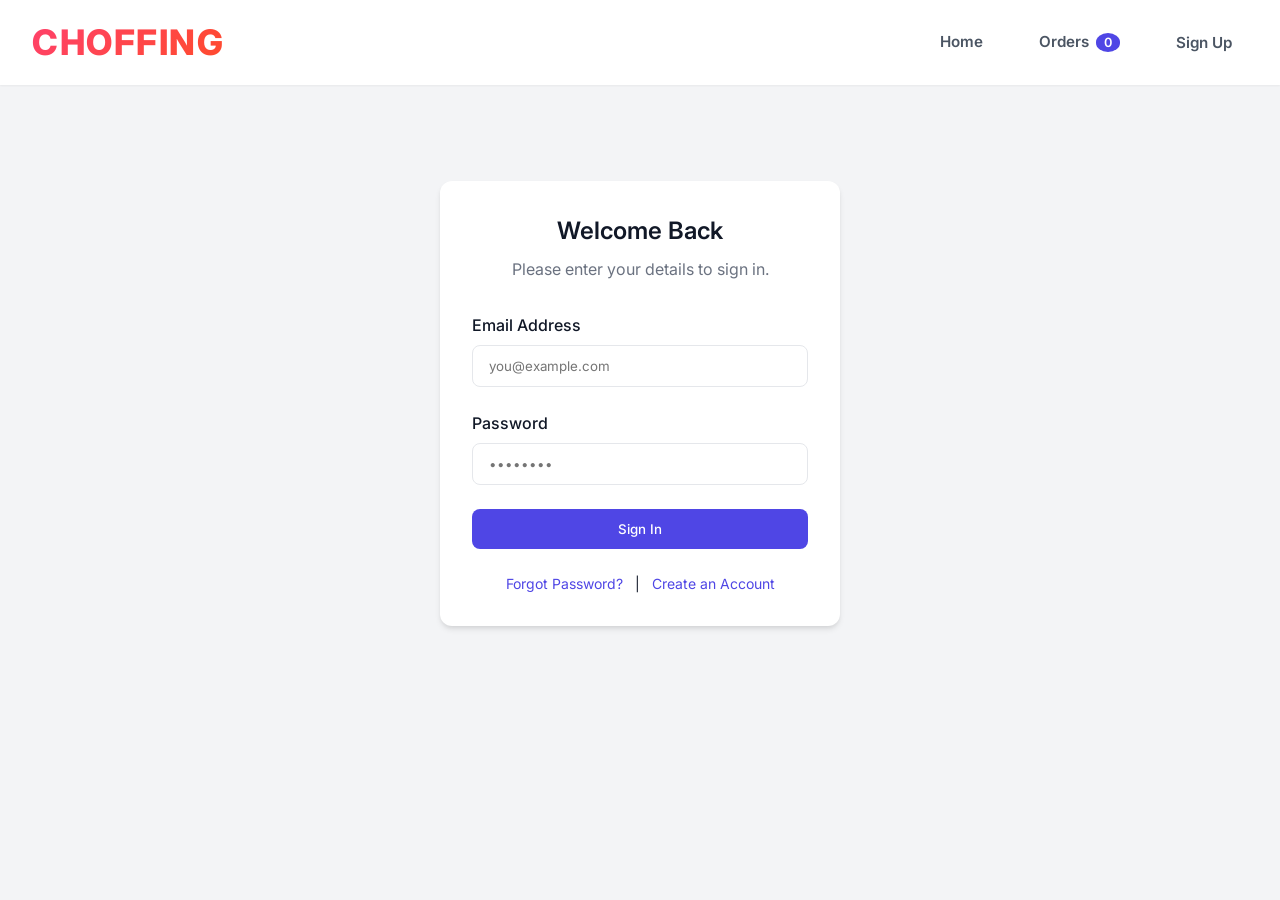
<file: cart.html>
<!DOCTYPE html>
<html lang="en">

<head>
    <meta charset="UTF-8">
    <meta name="viewport" content="width=device-width, initial-scale=1.0">
    <title>Choffing - Orders</title>
    <link rel="stylesheet" href="css/style.css">
</head>

<body>

    <nav class="navbar">
        <a href="index.html" class="brand">Choffing</a>
        <div class="nav-links">
            <a href="index.html">Home</a>
            <a href="cart.html">Orders <span class="cart-count">0</span></a>
            <div id="nav-auth-links" style="display:inline;">
                <!-- Dinamic auth -->
            </div>
        </div>
    </nav>

    <div class="container main-content">
        <div class="cart-container" style="margin-bottom: 3rem;">
            <div id="cartItems">
                <!-- Cart items injected here via cart.js -->
            </div>
            <div class="cart-summary" id="cartSummaryBlock">
                <h3 style="margin-bottom: 1rem; text-align: left;">Total: <span id="cartTotal">0.00 DA</span></h3>

                <form id="orderForm" style="text-align: left; margin-top: 1.5rem;">
                    <h4 style="margin-bottom: 1rem;">Delivery Details</h4>
                    <div class="form-group">
                        <label for="orderName">Full Name</label>
                        <input type="text" id="orderName" required placeholder="John Doe">
                    </div>
                    <div class="form-group">
                        <label for="orderPhone">Phone Number</label>
                        <input type="tel" id="orderPhone" required pattern="^(0|\+213)[5-7][0-9]{8}$"
                            title="Please enter a valid Algerian phone number starting with 05, 06, 07 or +213"
                            placeholder="0550123456">
                    </div>
                    <div class="form-group">
                        <label for="orderLocation">Delivery Location / Address</label>
                        <textarea id="orderLocation" required placeholder="Algiers, Center" rows="3"
                            style="width: 100%; padding: 0.8rem; border: 1px solid var(--border-color); border-radius: var(--radius); background: rgba(255, 255, 255, 0.05); color: var(--text-color); font-family: inherit; font-size: 1rem; resize: vertical; margin-top: 0.5rem;"></textarea>
                    </div>
                    <button type="submit" id="checkoutBtn" class="btn btn-primary" disabled
                        style="width: 100%; margin-top: 1rem;">Confirm Order</button>
                </form>
            </div>
        </div>

        <h1 style="margin-bottom: 1rem;">My Orders</h1>
        <div
            style="margin-top: 1rem; padding: 1.5rem; background: transparent; border: 1px solid var(--border-color); border-radius: var(--radius-lg);">
            <div style="overflow-x: auto;">
                <table style="width: 100%; border-collapse: collapse; text-align: left;">
                    <thead>
                        <tr style="border-bottom: 2px solid var(--border-color);">
                            <th style="padding: 1rem; color: var(--text-muted); font-weight: 600;">Order ID</th>
                            <th style="padding: 1rem; color: var(--text-muted); font-weight: 600;">Date</th>
                            <th style="padding: 1rem; color: var(--text-muted); font-weight: 600;">Items</th>
                            <th style="padding: 1rem; color: var(--text-muted); font-weight: 600;">Total</th>
                            <th style="padding: 1rem; color: var(--text-muted); font-weight: 600;">Status</th>
                        </tr>
                    </thead>
                    <tbody id="userOrdersTable">
                        <!-- User orders injected via cart.js -->
                    </tbody>
                </table>
            </div>
        </div>
    </div>

    <!-- Scripts -->
    <script src="js/auth.js"></script>
    <script src="js/store.js"></script>
    <script src="js/cart.js"></script>
</body>

</html>
</file>
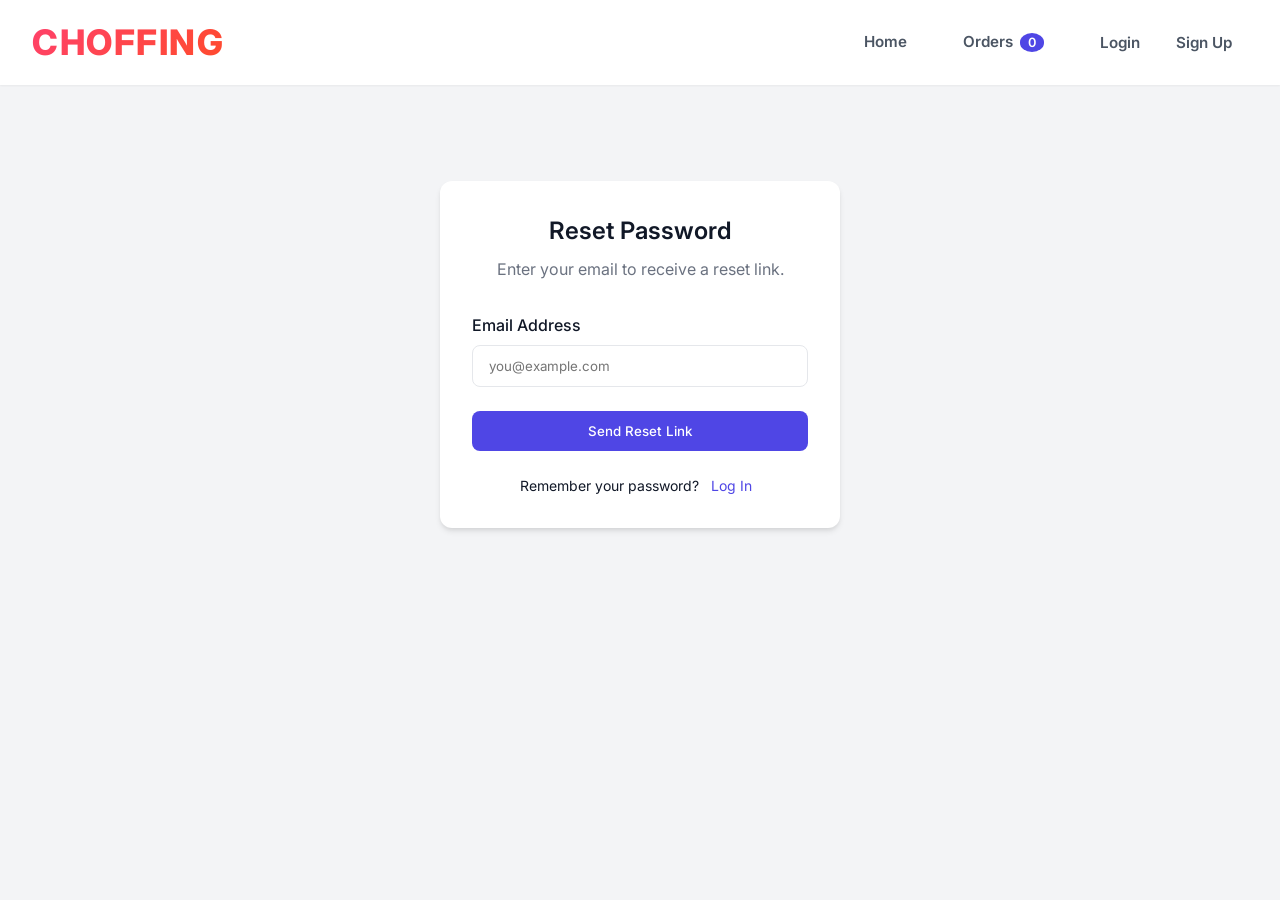
<file: forgot-password.html>
<!DOCTYPE html>
<html lang="en">

<head>
    <meta charset="UTF-8">
    <meta name="viewport" content="width=device-width, initial-scale=1.0">
    <title>Choffing - Forgot Password</title>
    <link rel="stylesheet" href="css/style.css">
</head>

<body>

    <nav class="navbar">
        <a href="index.html" class="brand">Choffing</a>
        <div class="nav-links">
            <a href="index.html">Home</a>
            <a href="cart.html">Orders <span class="cart-count">0</span></a>
            <div id="nav-auth-links" style="display:inline;">
                <a href="login.html">Login</a>
                <a href="signup.html">Sign Up</a>
            </div>
        </div>
    </nav>

    <div class="container main-content">
        <div class="auth-container card">
            <div class="auth-header">
                <h2>Reset Password</h2>
                <p>Enter your email to receive a reset link.</p>
            </div>

            <form id="forgotForm">
                <div class="form-group">
                    <label for="email">Email Address</label>
                    <input type="email" id="email" required placeholder="you@example.com">
                </div>

                <p id="errorText" class="error-text"></p>

                <button type="submit" class="btn btn-primary btn-block" style="margin-top: 1rem;">Send Reset
                    Link</button>
            </form>

            <div class="auth-links">
                Remember your password? <a href="login.html">Log In</a>
            </div>
        </div>
    </div>

    <!-- Scripts -->
    <script src="js/auth.js"></script>
    <script src="js/store.js"></script>
</body>

</html>
</file>
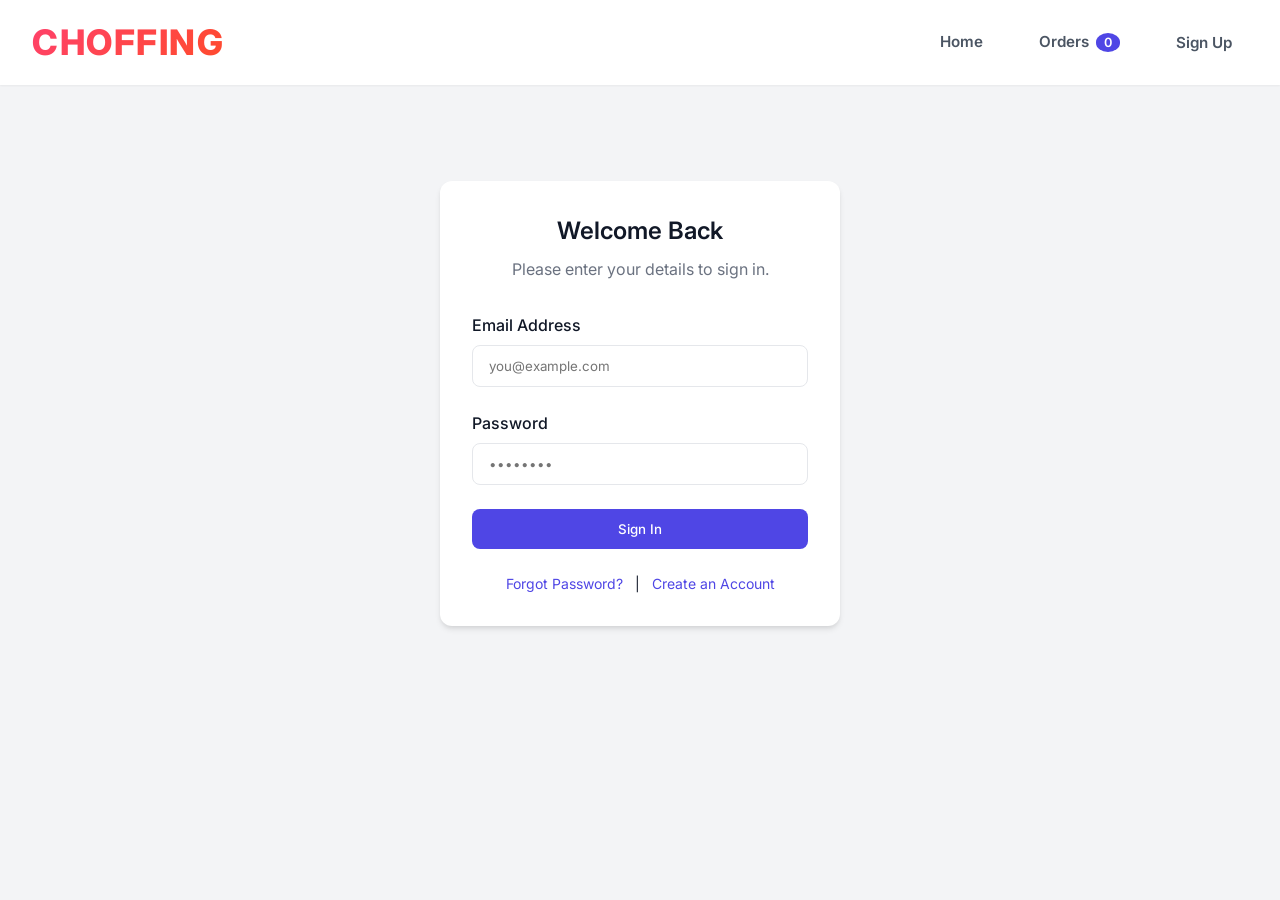
<file: login.html>
<!DOCTYPE html>
<html lang="en">

<head>
    <meta charset="UTF-8">
    <meta name="viewport" content="width=device-width, initial-scale=1.0">
    <title>Choffing - Login</title>
    <link rel="stylesheet" href="css/style.css">
</head>

<body>

    <nav class="navbar">
        <a href="index.html" class="brand">Choffing</a>
        <div class="nav-links">
            <a href="index.html">Home</a>
            <a href="cart.html">Orders <span class="cart-count">0</span></a>
            <div id="nav-auth-links" style="display:inline;">
                <a href="signup.html">Sign Up</a>
            </div>
        </div>
    </nav>

    <div class="container main-content">
        <div class="auth-container card">
            <div class="auth-header">
                <h2>Welcome Back</h2>
                <p>Please enter your details to sign in.</p>
            </div>

            <form id="loginForm">
                <div class="form-group">
                    <label for="email">Email Address</label>
                    <input type="email" id="email" required placeholder="you@example.com">
                </div>

                <div class="form-group">
                    <label for="password">Password</label>
                    <input type="password" id="password" required placeholder="••••••••">
                </div>

                <p id="errorText" class="error-text"></p>

                <button type="submit" class="btn btn-primary btn-block" style="margin-top: 1rem;">Sign In</button>
            </form>

            <div class="auth-links">
                <a href="forgot-password.html">Forgot Password?</a>
                <span>|</span>
                <a href="signup.html">Create an Account</a>
            </div>
        </div>
    </div>

    <!-- Scripts -->
    <script src="js/auth.js"></script>
    <script src="js/store.js"></script>
</body>

</html>
</file>
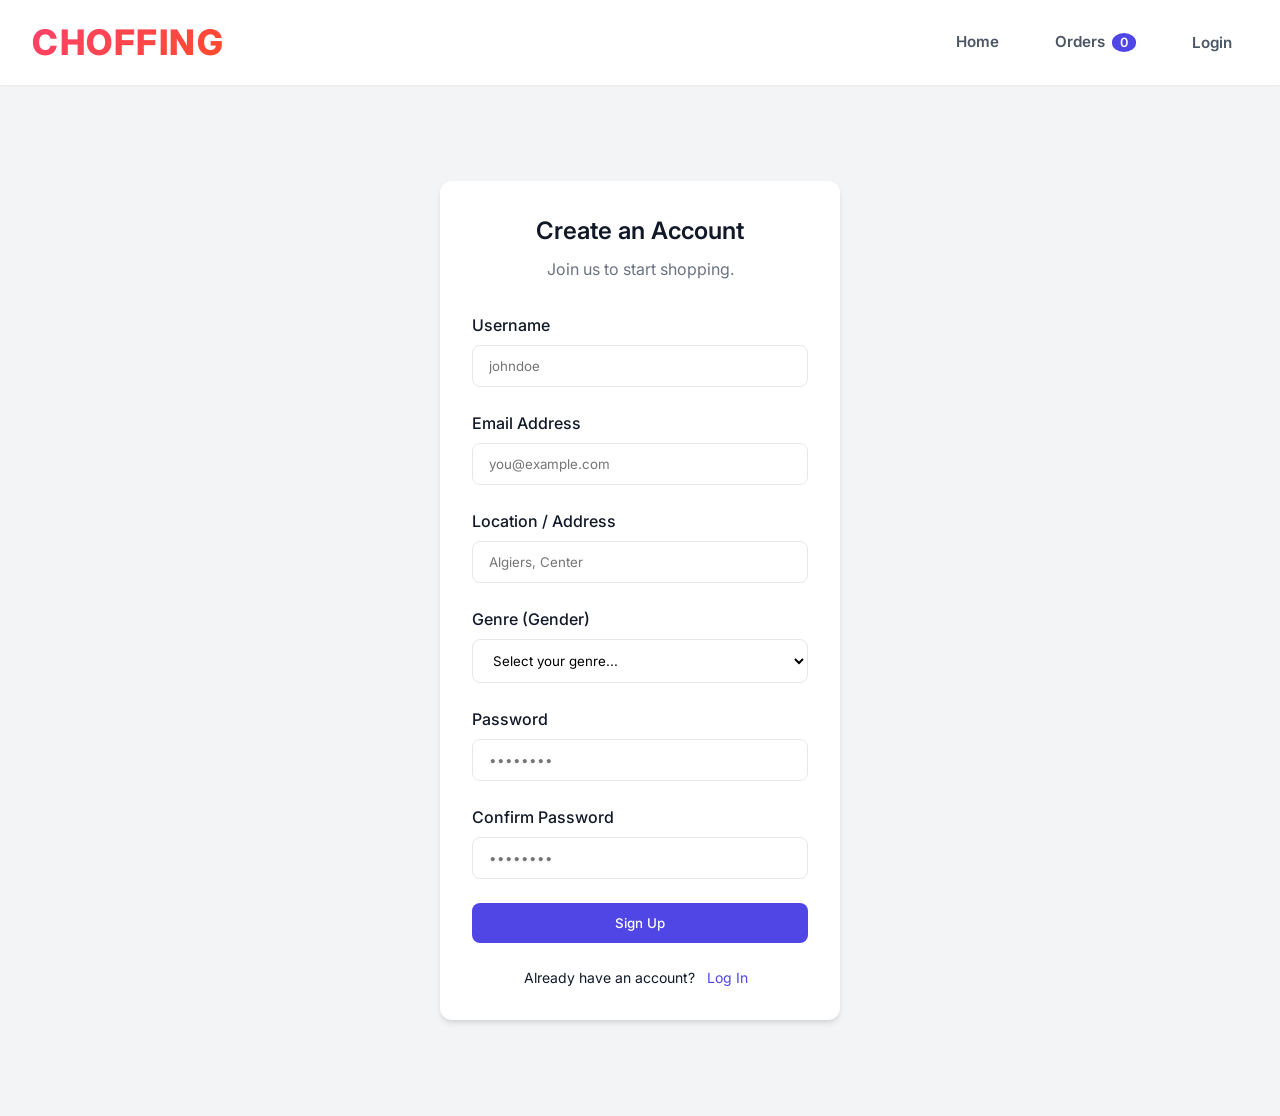
<file: signup.html>
<!DOCTYPE html>
<html lang="en">

<head>
    <meta charset="UTF-8">
    <meta name="viewport" content="width=device-width, initial-scale=1.0">
    <title>Choffing - Sign Up</title>
    <link rel="stylesheet" href="css/style.css">
</head>

<body>

    <nav class="navbar">
        <a href="index.html" class="brand">Choffing</a>
        <div class="nav-links">
            <a href="index.html">Home</a>
            <a href="cart.html">Orders <span class="cart-count">0</span></a>
            <div id="nav-auth-links" style="display:inline;">
                <a href="login.html">Login</a>
            </div>
        </div>
    </nav>

    <div class="container main-content">
        <div class="auth-container card">
            <div class="auth-header">
                <h2>Create an Account</h2>
                <p>Join us to start shopping.</p>
            </div>

            <form id="signupForm">
                <div class="form-group">
                    <label for="username">Username</label>
                    <input type="text" id="username" required placeholder="johndoe">
                </div>

                <div class="form-group">
                    <label for="email">Email Address</label>
                    <input type="email" id="email" required placeholder="you@example.com">
                </div>

                <div class="form-group">
                    <label for="location">Location / Address</label>
                    <input type="text" id="location" required placeholder="Algiers, Center">
                </div>

                <div class="form-group">
                    <label for="genre">Genre (Gender)</label>
                    <select id="genre" required>
                        <option value="" disabled selected>Select your genre...</option>
                        <option value="Male">Male</option>
                        <option value="Female">Female</option>
                        <option value="Other">Other</option>
                    </select>
                </div>

                <div class="form-group">
                    <label for="password">Password</label>
                    <input type="password" id="password" required placeholder="••••••••">
                </div>

                <div class="form-group">
                    <label for="confirmPassword">Confirm Password</label>
                    <input type="password" id="confirmPassword" required placeholder="••••••••">
                </div>

                <p id="errorText" class="error-text"></p>

                <button type="submit" class="btn btn-primary btn-block" style="margin-top: 1rem;">Sign Up</button>
            </form>

            <div class="auth-links">
                Already have an account? <a href="login.html">Log In</a>
            </div>
        </div>
    </div>

    <!-- Scripts -->
    <script src="js/auth.js"></script>
    <script src="js/store.js"></script>
</body>

</html>
</file>
<file: css/style.css>
@import url('https://fonts.googleapis.com/css2?family=Inter:wght@300;400;500;600;700&display=swap');

:root {
  --primary: #4F46E5;
  --primary-hover: #4338CA;
  --secondary: #10B981;
  --background: #F3F4F6;
  --card-bg: #FFFFFF;
  --text-main: #111827;
  --text-muted: #6B7280;
  --border-color: #E5E7EB;
  --error: #EF4444;
  --radius-sm: 4px;
  --radius-md: 8px;
  --radius-lg: 12px;
  --shadow-sm: 0 1px 2px 0 rgba(0, 0, 0, 0.05);
  --shadow-md: 0 4px 6px -1px rgba(0, 0, 0, 0.1), 0 2px 4px -1px rgba(0, 0, 0, 0.06);
  --shadow-lg: 0 10px 15px -3px rgba(0, 0, 0, 0.1), 0 4px 6px -2px rgba(0, 0, 0, 0.05);
  --transition: all 0.3s ease;
}

* {
  margin: 0;
  padding: 0;
  box-sizing: border-box;
}

body {
  font-family: 'Inter', sans-serif;
  background-color: var(--background);
  color: var(--text-main);
  line-height: 1.5;
}

a {
  color: var(--primary);
  text-decoration: none;
  transition: var(--transition);
}

a:hover {
  text-decoration: underline;
}

/* Typography */
h1, h2, h3, h4, h5, h6 {
  font-weight: 600;
  color: var(--text-main);
  margin-bottom: 0.5rem;
}

p {
  color: var(--text-muted);
  margin-bottom: 1rem;
}

/* Navbar */
.navbar {
  background-color: var(--card-bg);
  box-shadow: var(--shadow-sm);
  padding: 1rem 2rem;
  display: flex;
  justify-content: space-between;
  align-items: center;
  position: sticky;
  top: 0;
  z-index: 50;
}

.brand {
  font-size: 2.2rem;
  font-weight: 800;
  text-transform: uppercase;
  letter-spacing: 1.5px;
  background: linear-gradient(135deg, #ff416c, #ff4b2b);
  -webkit-background-clip: text;
  -webkit-text-fill-color: transparent;
  background-clip: text;
  text-decoration: none;
  transition: transform 0.3s ease, filter 0.3s ease;
}

.brand:hover {
  text-decoration: none;
  transform: scale(1.05);
  filter: drop-shadow(0 4px 6px rgba(255, 75, 43, 0.3));
}

.nav-links {
  display: flex;
  gap: 1.5rem;
  align-items: center;
}

.nav-links a {
  color: #4b5563;
  font-weight: 600;
  font-size: 0.95rem;
  padding: 0.5rem 1rem;
  border-radius: 30px;
  transition: all 0.3s cubic-bezier(0.4, 0, 0.2, 1);
  position: relative;
  z-index: 1;
  overflow: hidden;
}

.nav-links a::before {
  content: '';
  position: absolute;
  top: 0; left: 0; width: 100%; height: 100%;
  background: linear-gradient(135deg, #6366f1 0%, #a855f7 100%);
  z-index: -1;
  opacity: 0;
  border-radius: 30px;
  transition: opacity 0.3s ease;
}

.nav-links a:hover {
  text-decoration: none;
  color: #ffffff;
  transform: translateY(-2px);
  box-shadow: 0 4px 15px rgba(168, 85, 247, 0.4);
}

.nav-links a:hover::before {
  opacity: 1;
}

.cart-count {
  background: var(--primary);
  color: white;
  border-radius: 50%;
  padding: 0.1rem 0.5rem;
  font-size: 0.8rem;
  margin-left: 0.2rem;
}

/* Containers */
.container {
  max-width: 1200px;
  margin: 0 auto;
  padding: 2rem;
}

.main-content {
  min-height: calc(100vh - 140px);
}

/* Forms & Inputs */
.form-group {
  margin-bottom: 1.5rem;
}

.form-group label {
  display: block;
  font-weight: 500;
  margin-bottom: 0.5rem;
  color: var(--text-main);
}

input, select, textarea {
  width: 100%;
  padding: 0.75rem 1rem;
  border: 1px solid var(--border-color);
  border-radius: var(--radius-md);
  outline: none;
  font-family: inherit;
  transition: var(--transition);
  background-color: #fff;
}

input:focus, select:focus, textarea:focus {
  border-color: var(--primary);
  box-shadow: 0 0 0 3px rgba(79, 70, 229, 0.2);
}

.error-text {
  color: var(--error);
  font-size: 0.875rem;
  margin-top: 0.25rem;
  display: none;
}

/* Buttons */
.btn {
  display: inline-block;
  padding: 0.75rem 1.5rem;
  border-radius: var(--radius-md);
  font-weight: 500;
  text-align: center;
  cursor: pointer;
  border: none;
  font-family: inherit;
  transition: var(--transition);
}

.btn-primary {
  background-color: var(--primary);
  color: white;
}

.btn-primary:hover {
  background-color: var(--primary-hover);
  text-decoration: none;
  transform: translateY(-1px);
}

.btn-block {
  display: block;
  width: 100%;
}

/* Cards */
.card {
  background-color: var(--card-bg);
  border-radius: var(--radius-lg);
  box-shadow: var(--shadow-md);
  padding: 2rem;
}

/* Auth Pages (Login/Signup/Forgot) */
.auth-container {
  max-width: 400px;
  margin: 4rem auto;
}

.auth-header {
  text-align: center;
  margin-bottom: 2rem;
}

.auth-links {
  margin-top: 1.5rem;
  text-align: center;
  font-size: 0.875rem;
}

.auth-links a {
  margin: 0 0.5rem;
}

/* Product Grid */
.product-grid {
  display: grid;
  grid-template-columns: repeat(auto-fill, minmax(280px, 1fr));
  gap: 2rem;
  margin-top: 2rem;
}

.product-card {
  background-color: var(--card-bg);
  border-radius: var(--radius-lg);
  box-shadow: var(--shadow-md);
  overflow: hidden;
  transition: var(--transition);
  display: flex;
  flex-direction: column;
}

.product-card:hover {
  transform: translateY(-5px);
  box-shadow: var(--shadow-lg);
}

.product-img {
  width: 100%;
  height: 200px;
  object-fit: contain;
  background-color: #f9fafb;
}

.product-content {
  padding: 1.5rem;
  flex-grow: 1;
  display: flex;
  flex-direction: column;
}

.product-title {
  font-size: 1.125rem;
  margin-bottom: 0.5rem;
}

.product-category {
  font-size: 0.875rem;
  color: var(--text-muted);
  text-transform: uppercase;
  letter-spacing: 0.05em;
  margin-bottom: 1rem;
}

.product-price {
  font-size: 1.25rem;
  font-weight: 700;
  color: var(--primary);
  margin-top: auto;
  margin-bottom: 1rem;
}

/* Filters */
.filters-bar {
  display: flex;
  justify-content: space-between;
  align-items: center;
  margin-bottom: 2rem;
  background-color: var(--card-bg);
  padding: 1rem;
  border-radius: var(--radius-md);
  box-shadow: var(--shadow-sm);
  flex-wrap: wrap;
  gap: 1rem;
}

.filter-group {
  display: flex;
  align-items: center;
  gap: 0.5rem;
}

/* Profile */
.profile-container {
  max-width: 600px;
  margin: 2rem auto;
}

.profile-header {
  display: flex;
  align-items: center;
  gap: 2rem;
  margin-bottom: 2rem;
}

.avatar {
  width: 100px;
  height: 100px;
  border-radius: 50%;
  object-fit: cover;
  background-color: var(--border-color);
}

/* Cart */
.cart-container {
  max-width: 800px;
  margin: 2rem auto;
}

.cart-item {
  display: flex;
  align-items: center;
  justify-content: space-between;
  padding: 1rem;
  border-bottom: 1px solid var(--border-color);
}

.cart-item-info {
  display: flex;
  align-items: center;
  gap: 1rem;
}

.cart-item-img {
  width: 60px;
  height: 60px;
  object-fit: cover;
  border-radius: var(--radius-sm);
}

.cart-summary {
  margin-top: 2rem;
  text-align: right;
  padding: 2rem;
  background-color: var(--card-bg);
  border-radius: var(--radius-lg);
  box-shadow: var(--shadow-md);
}

/* Utility */
.hidden {
  display: none !important;
}

/* Toast Notification */
.toast {
  position: fixed;
  bottom: 20px;
  right: 20px;
  background-color: #333;
  color: white;
  padding: 1rem 2rem;
  border-radius: var(--radius-md);
  z-index: 1000;
  opacity: 0;
  transition: opacity 0.3s;
}

.toast.show {
  opacity: 1;
}

@media (max-width: 768px) {
  .navbar {
    flex-direction: column;
    gap: 1rem;
  }
  .filters-bar {
    flex-direction: column;
    align-items: stretch;
  }
}
</file>
